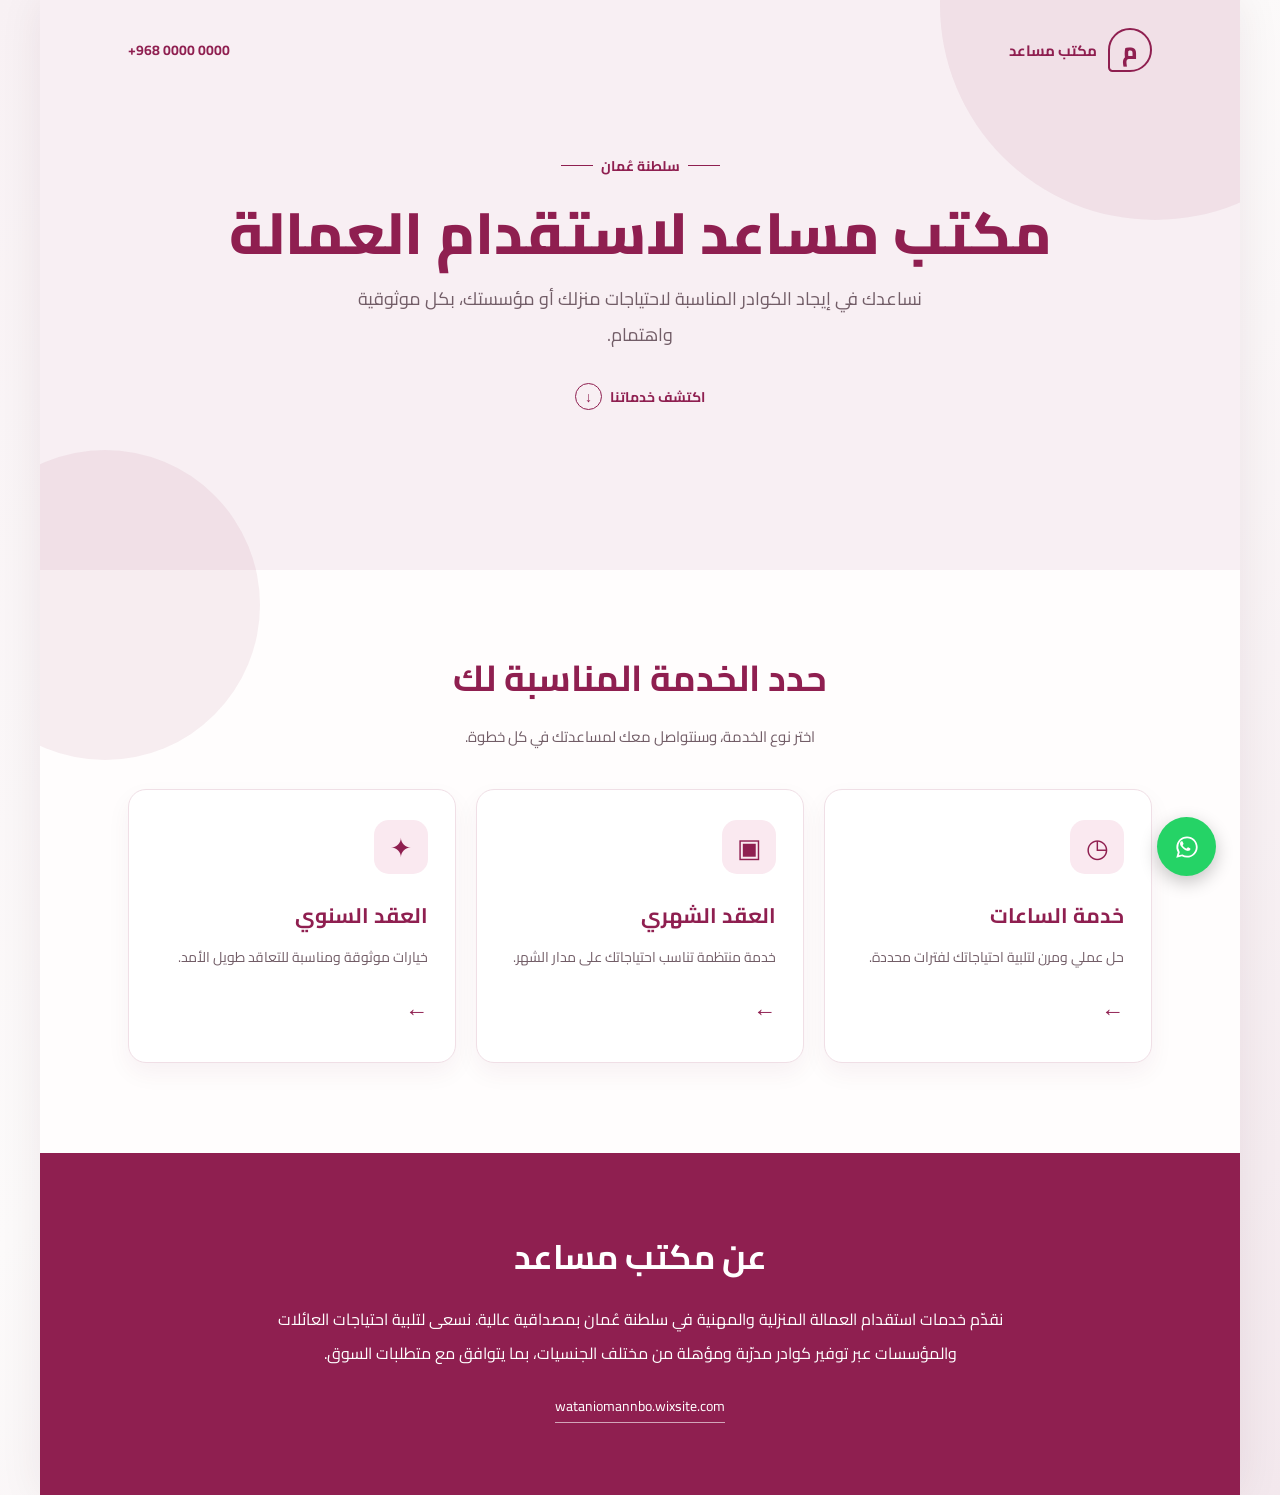
<file: index.html>
<!DOCTYPE html>
<html lang="ar" dir="rtl">
<head>
  <meta charset="UTF-8">
  <meta name="viewport" content="width=device-width, initial-scale=1.0">
  <meta name="description" content="مكتب مساعد لاستقدام العمالة في سلطنة عُمان">
  <title>مكتب مساعد لاستقدام العمالة</title>
  <link rel="preconnect" href="https://fonts.googleapis.com">
  <link rel="preconnect" href="https://fonts.gstatic.com" crossorigin>
  <link href="https://fonts.googleapis.com/css2?family=Cairo:wght@400;500;600;700;800&display=swap" rel="stylesheet">
  <style>
    :root {
      --burgundy: #8f1f50;
      --burgundy-dark: #6e143b;
      --rose: #f8eff3;
      --ink: #27151e;
      --muted: #725d67;
      --whatsapp: #25d366;
    }

    * { box-sizing: border-box; }
    html { scroll-behavior: smooth; }
    body {
      margin: 0;
      min-width: 320px;
      color: var(--ink);
      font-family: "Cairo", Tahoma, sans-serif;
      background: linear-gradient(135deg, #f8f1f4, #fcfafa 45%, #f3e8ed);
    }

    .page {
      width: min(100%, 1200px);
      min-height: 100vh;
      margin: auto;
      overflow: hidden;
      background: #fffdfd;
      box-shadow: 0 0 40px rgb(63 15 36 / 8%);
    }

    .hero {
      position: relative;
      min-height: 570px;
      padding: 28px clamp(22px, 7vw, 88px) 70px;
      isolation: isolate;
      background: var(--rose);
    }
    .hero::before,
    .hero::after {
      position: absolute;
      z-index: -1;
      border-radius: 50%;
      content: "";
      background: rgb(143 31 80 / 7%);
    }
    .hero::before { width: 430px; height: 430px; top: -210px; right: -130px; }
    .hero::after { width: 310px; height: 310px; bottom: -190px; left: -90px; }

    .topbar {
      display: flex;
      align-items: center;
      justify-content: space-between;
      max-width: 1030px;
      margin: auto;
    }
    .brand { display: inline-flex; align-items: center; gap: 11px; color: var(--burgundy); text-decoration: none; }
    .brand-mark {
      display: grid;
      width: 44px;
      height: 44px;
      place-items: center;
      border: 2px solid currentColor;
      border-radius: 50% 50% 50% 10%;
      font-size: 23px;
      font-weight: 800;
      line-height: 1;
    }
    .brand-name { font-size: 15px; font-weight: 700; }
    .phone { color: var(--burgundy); font-size: 14px; font-weight: 700; text-decoration: none; direction: ltr; }

    .hero-content { max-width: 830px; margin: 73px auto 0; text-align: center; }
    .eyebrow { display: inline-flex; align-items: center; gap: 8px; color: var(--burgundy); font-size: 14px; font-weight: 700; }
    .eyebrow::before, .eyebrow::after { width: 32px; height: 1px; background: currentColor; content: ""; }
    h1 { margin: 17px 0 12px; color: var(--burgundy); font-size: clamp(32px, 5vw, 58px); font-weight: 800; line-height: 1.27; }
    .hero-copy { max-width: 600px; margin: auto; color: var(--muted); font-size: clamp(15px, 2vw, 18px); line-height: 2; }
    .scroll-link { display: inline-flex; align-items: center; gap: 8px; margin-top: 30px; color: var(--burgundy); font-size: 14px; font-weight: 700; text-decoration: none; }
    .scroll-link span { display: grid; width: 27px; height: 27px; place-items: center; border: 1px solid currentColor; border-radius: 50%; transition: transform .2s ease; }
    .scroll-link:hover span { transform: translateY(4px); }

    .services { padding: 74px clamp(22px, 7vw, 88px) 90px; }
    .section-heading { max-width: 1030px; margin: auto; text-align: center; }
    .section-heading h2 { margin: 0; color: var(--burgundy); font-size: clamp(25px, 3.2vw, 36px); }
    .section-heading p { margin: 10px 0 0; color: var(--muted); font-size: 15px; }
    .service-grid { display: grid; grid-template-columns: repeat(3, 1fr); gap: 20px; max-width: 1030px; margin: 38px auto 0; }
    .service-card {
      display: flex;
      flex-direction: column;
      min-height: 250px;
      padding: 30px 27px;
      color: inherit;
      text-align: right;
      text-decoration: none;
      border: 1px solid #f0dfe6;
      border-radius: 18px;
      background: #fff;
      box-shadow: 0 10px 25px rgb(90 22 51 / 5%);
      transition: transform .25s ease, box-shadow .25s ease, border-color .25s ease;
    }
    .service-card:hover { transform: translateY(-7px); border-color: #d58eae; box-shadow: 0 17px 30px rgb(90 22 51 / 13%); }
    .service-icon { display: grid; width: 54px; height: 54px; place-items: center; color: var(--burgundy); border-radius: 15px; background: #fae9f0; font-size: 26px; }
    .service-card h3 { margin: 22px 0 9px; color: var(--burgundy); font-size: 21px; }
    .service-card p { margin: 0; color: var(--muted); font-size: 14px; line-height: 1.9; }
    .card-arrow { margin-top: auto; padding-top: 18px; color: var(--burgundy); font-size: 23px; }

    .about { padding: 72px clamp(22px, 7vw, 88px); color: #fff; text-align: center; background: var(--burgundy); }
    .about-inner { max-width: 760px; margin: auto; }
    .about h2 { margin: 0 0 14px; font-size: clamp(25px, 3vw, 34px); }
    .about p { margin: 0; font-size: 16px; line-height: 2.15; }
    .about a { display: inline-block; margin-top: 23px; padding-bottom: 3px; color: #fff; direction: ltr; font-size: 14px; text-decoration: none; border-bottom: 1px solid rgb(255 255 255 / 60%); }

    .whatsapp {
      position: fixed;
      z-index: 3;
      right: max(24px, calc((100vw - 1200px) / 2 + 24px));
      bottom: 24px;
      display: grid;
      width: 59px;
      height: 59px;
      place-items: center;
      color: #fff;
      border-radius: 50%;
      background: var(--whatsapp);
      box-shadow: 0 6px 18px rgb(0 0 0 / 23%);
      transition: transform .2s ease;
    }
    .whatsapp:hover { transform: scale(1.08); }
    .whatsapp svg { width: 30px; height: 30px; fill: currentColor; }

    .booking { position: fixed; z-index: 10; inset: 0; display: none; overflow-y: auto; padding: 20px; background: rgb(38 16 28 / 55%); }
    .booking.is-open { display: block; }
    .booking-panel { width: min(100%, 600px); min-height: calc(100vh - 40px); margin: auto; padding: 0 24px 34px; border-radius: 22px; background: #f8f7f7; box-shadow: 0 20px 55px rgb(0 0 0 / 22%); }
    .booking-bar { display: flex; align-items: center; justify-content: space-between; margin: 0 -24px 35px; padding: 18px 24px; color: #fff; border-radius: 22px 22px 16px 16px; background: var(--burgundy); }
    .booking-bar h2 { margin: 0; font-size: 21px; }
    .close-booking { width: 35px; height: 35px; color: #fff; cursor: pointer; border: 0; border-radius: 50%; background: rgb(255 255 255 / 14%); font-size: 26px; line-height: 1; }
    .booking-intro { text-align: center; }
    .booking-intro .form-icon { display: grid; width: 53px; height: 53px; place-items: center; margin: 0 auto 10px; color: var(--burgundy); border: 2px solid currentColor; border-radius: 15px; font-size: 26px; }
    .booking-intro h3 { margin: 0; font-size: 26px; }
    .booking-intro p { margin: 7px 0 27px; font-size: 17px; }
    .form-divider { display: flex; align-items: center; gap: 14px; margin: 27px 0 20px; font-size: 26px; font-weight: 800; }
    .form-divider::before, .form-divider::after { flex: 1; height: 3px; content: ""; background: var(--burgundy); }
    .choice-label { margin: 0 0 14px; text-align: center; font-size: 17px; }
    .choices { display: grid; grid-template-columns: 1fr 1fr; gap: 14px; }
    .choice { padding: 17px 10px; cursor: pointer; color: var(--ink); text-align: center; border: 1px solid transparent; border-radius: 12px; background: #fff; box-shadow: 0 6px 15px rgb(0 0 0 / 11%); font: 600 17px "Cairo", sans-serif; }
    .choice.is-selected { color: #fff; border-color: var(--burgundy); background: var(--burgundy); }
    .days { display: grid; grid-template-columns: repeat(7, 1fr); gap: 7px; }
    .day { padding: 10px 3px; cursor: pointer; border: 0; border-radius: 9px; background: #fff; box-shadow: 0 4px 10px rgb(0 0 0 / 10%); font: 600 13px "Cairo", sans-serif; }
    .day.is-selected { color: #fff; background: var(--burgundy); }
    .form-fields { display: grid; gap: 13px; margin-top: 28px; }
    .form-fields select, .form-fields input { width: 100%; padding: 15px 17px; color: var(--ink); border: 1px solid #eee; border-radius: 11px; outline-color: var(--burgundy); background: #fff; box-shadow: 0 5px 12px rgb(0 0 0 / 8%); font: 16px "Cairo", sans-serif; }
    .form-actions { display: grid; grid-template-columns: 1fr 1fr; gap: 13px; margin-top: 38px; }
    .form-actions button { padding: 14px; cursor: pointer; color: #fff; border: 0; border-radius: 9px; background: var(--burgundy); font: 700 19px "Cairo", sans-serif; }
    .form-actions .back { color: var(--burgundy); background: #f0dce5; }

    @media (max-width: 700px) {
      .hero { min-height: 530px; padding-bottom: 54px; }
      .hero-content { margin-top: 62px; }
      .service-grid { grid-template-columns: 1fr; gap: 15px; }
      .service-card { min-height: 0; padding: 24px; }
      .card-arrow { margin-top: 10px; }
    }
    @media (max-width: 480px) { .booking { padding: 0; } .booking-panel { min-height: 100vh; border-radius: 0; } .booking-bar { border-radius: 0 0 16px 16px; } .days { gap: 4px; } .day { font-size: 11px; } }
    @media (max-width: 390px) { .brand-name { display: none; } .phone { font-size: 12px; } }
  </style>
</head>
<body>
  <main class="page">
    <section class="hero" aria-labelledby="main-title">
      <header class="topbar">
        <a class="brand" href="#" aria-label="مكتب مساعد">
          <span class="brand-mark">م</span><span class="brand-name">مكتب مساعد</span>
        </a>
        <a class="phone" href="tel:+96800000000">+968 0000 0000</a>
      </header>
      <div class="hero-content">
        <span class="eyebrow">سلطنة عُمان</span>
        <h1 id="main-title">مكتب مساعد لاستقدام العمالة</h1>
        <p class="hero-copy">نساعدك في إيجاد الكوادر المناسبة لاحتياجات منزلك أو مؤسستك، بكل موثوقية واهتمام.</p>
        <a class="scroll-link" href="#services">اكتشف خدماتنا <span>↓</span></a>
      </div>
    </section>

    <section class="services" id="services" aria-labelledby="services-title">
      <div class="section-heading">
        <h2 id="services-title">حدد الخدمة المناسبة لك</h2>
        <p>اختر نوع الخدمة، وسنتواصل معك لمساعدتك في كل خطوة.</p>
      </div>
      <div class="service-grid">
        <a class="service-card" href="hours.html">
          <span class="service-icon" aria-hidden="true">◷</span><h3>خدمة الساعات</h3>
          <p>حل عملي ومرن لتلبية احتياجاتك لفترات محددة.</p><span class="card-arrow" aria-hidden="true">←</span>
        </a>
        <a class="service-card" href="monthly.html">
          <span class="service-icon" aria-hidden="true">▣</span><h3>العقد الشهري</h3>
          <p>خدمة منتظمة تناسب احتياجاتك على مدار الشهر.</p><span class="card-arrow" aria-hidden="true">←</span>
        </a>
        <a class="service-card" href="yearly.html">
          <span class="service-icon" aria-hidden="true">✦</span><h3>العقد السنوي</h3>
          <p>خيارات موثوقة ومناسبة للتعاقد طويل الأمد.</p><span class="card-arrow" aria-hidden="true">←</span>
        </a>
      </div>
    </section>

    <section class="about" id="contact" aria-labelledby="about-title">
      <div class="about-inner">
        <h2 id="about-title">عن مكتب مساعد</h2>
        <p>نقدّم خدمات استقدام العمالة المنزلية والمهنية في سلطنة عُمان بمصداقية عالية. نسعى لتلبية احتياجات العائلات والمؤسسات عبر توفير كوادر مدرّبة ومؤهلة من مختلف الجنسيات، بما يتوافق مع متطلبات السوق.</p>
        <a href="https://wataniomannbo.wixsite.com" target="_blank" rel="noreferrer">wataniomannbo.wixsite.com</a>
      </div>
    </section>
  </main>

  <!-- غيّر رقم الواتساب هنا عند توفره. -->
  <a class="whatsapp" href="https://wa.me/96800000000" target="_blank" rel="noreferrer" aria-label="تواصل عبر واتساب">
    <svg viewBox="0 0 32 32" aria-hidden="true"><path d="M19.11 17.22c-.27-.14-1.59-.78-1.84-.87-.25-.09-.43-.14-.61.14-.18.27-.7.87-.86 1.05-.16.18-.32.2-.59.07a7.54 7.54 0 0 1-2.22-1.37 8.37 8.37 0 0 1-1.55-1.93c-.16-.27-.02-.42.12-.55.12-.12.27-.32.41-.48.14-.16.18-.27.27-.46.09-.18.05-.34-.02-.48-.07-.14-.61-1.46-.84-2-.22-.53-.45-.46-.61-.47h-.52a1 1 0 0 0-.72.34c-.25.27-.95.93-.95 2.27s.98 2.63 1.11 2.82c.14.18 1.92 2.93 4.65 4.11.65.28 1.16.45 1.56.58.65.2 1.24.17 1.71.1.52-.08 1.59-.65 1.82-1.28.23-.63.23-1.17.16-1.28-.07-.11-.25-.18-.52-.32zM16.02 4.67c-6.27 0-11.35 5.08-11.35 11.35 0 2 .52 3.95 1.51 5.66L4.57 27.5l5.98-1.57a11.28 11.28 0 0 0 5.46 1.4h.01c6.27 0 11.36-5.08 11.36-11.35S22.29 4.67 16.02 4.67zm0 20.75h-.01a9.37 9.37 0 0 1-4.78-1.31l-.34-.2-3.55.93.95-3.46-.22-.36a9.4 9.4 0 1 1 7.95 4.4z"/></svg>
  </a>
</body>
</html>
</file>
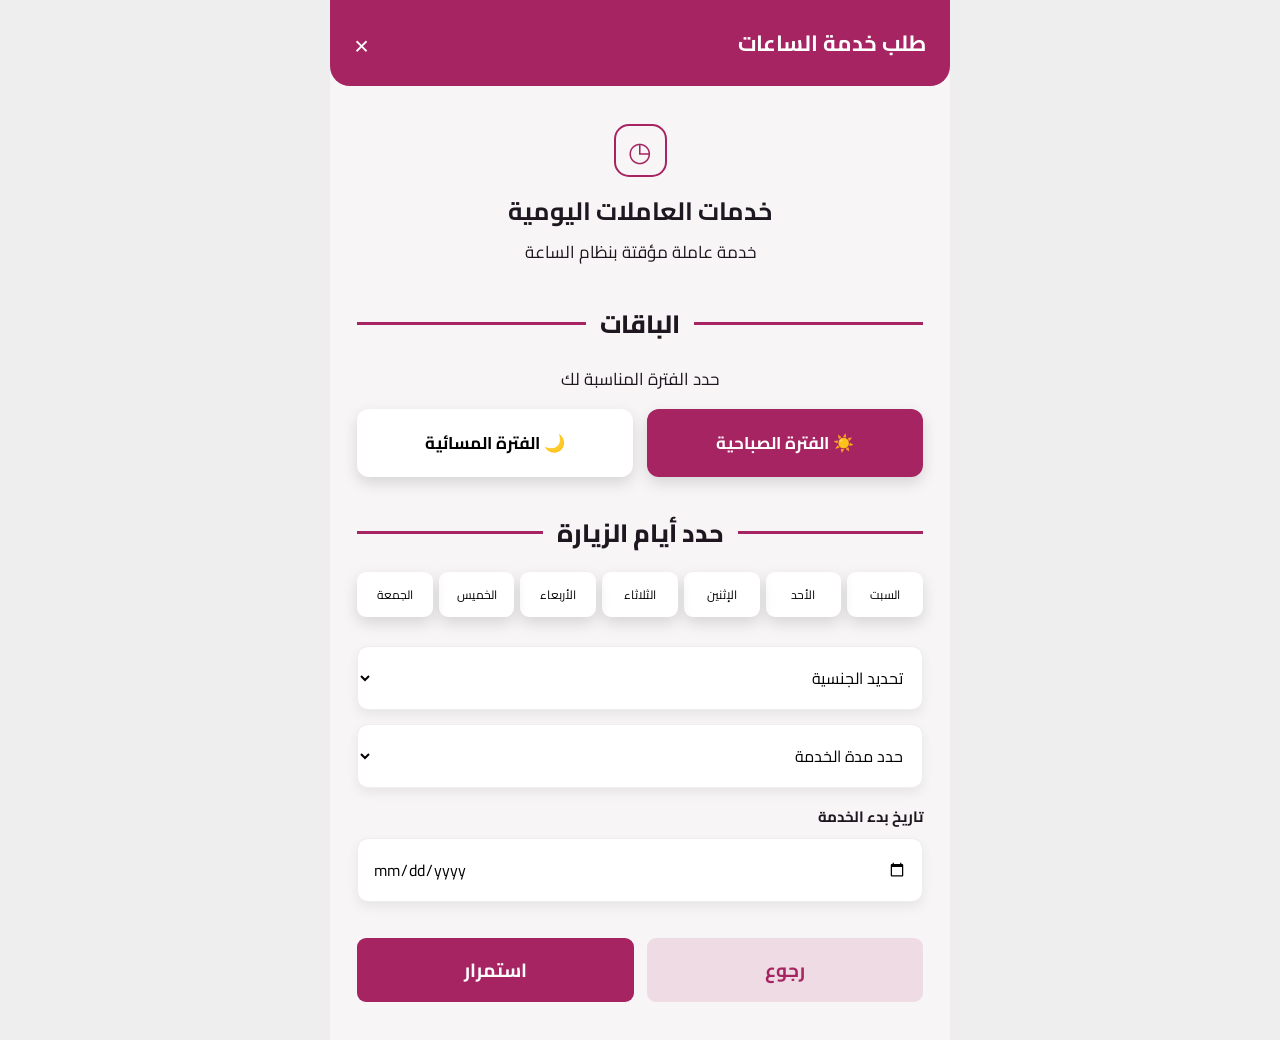
<file: hours.html>
<!doctype html>
<html lang="ar" dir="rtl">

<head>
    <meta charset="utf-8">
    <meta name="viewport" content="width=device-width,initial-scale=1">
    <title>خدمة الساعات | مكتب مساعد</title>
    <link rel="stylesheet" href="booking.css">
</head>

<body>
    <main class="app">
        <header class="bar">
            <h1>طلب خدمة الساعات</h1><a class="close" href="index.html" aria-label="الرئيسية">×</a>
        </header>
        <section class="content">
            <div class="intro">
                <div class="icon">◷</div>
                <h2>خدمات العاملات اليومية</h2>
                <p>خدمة عاملة مؤقتة بنظام الساعة</p>
            </div>
            <form>
                <div class="divider">الباقات</div>
                <p class="caption">حدد الفترة المناسبة لك</p>
                <div class="choices select-group"><button class="choice active" type="button">☀️ الفترة
                        الصباحية</button><button class="choice" type="button">🌙 الفترة المسائية</button></div>
                <div class="divider">حدد أيام الزيارة</div>
                <div class="days select-group"><button class="day" type="button">السبت</button><button class="day"
                        type="button">الأحد</button><button class="day" type="button">الإثنين</button><button
                        class="day" type="button">الثلاثاء</button><button class="day"
                        type="button">الأربعاء</button><button class="day" type="button">الخميس</button><button
                        class="day" type="button">الجمعة</button></div>
                <div class="fields"><select required>
                        <option value="" selected disabled>تحديد الجنسية</option>
                        <option>فلبينية</option>
                        <option>هندية</option>
                        <option>إندونيسية</option>
                        <option>سريلانكية</option>
                        <option>نيبالية</option>
                        <option>بنغلاديشية</option>
                        <option>باكستانية</option>
                        <option>فيتنامية</option>
                        <option>تايلاندية</option>
                        <option>كينية</option>
                    </select><select required>
                        <option value="" selected disabled>حدد مدة الخدمة</option>
                        <option>3 ساعات</option>
                        <option>4 ساعات</option>
                        <option>6 ساعات</option>
                        <option>8 ساعات</option>
                    </select><label class="date-field">تاريخ بدء الخدمة<input type="date" required></label></div>
                <div class="actions"><a class="back" href="index.html">رجوع</a><button>استمرار</button></div>
            </form>
        </section>
    </main>
    <script src="booking.js"></script>
</body>

</html>
</file>
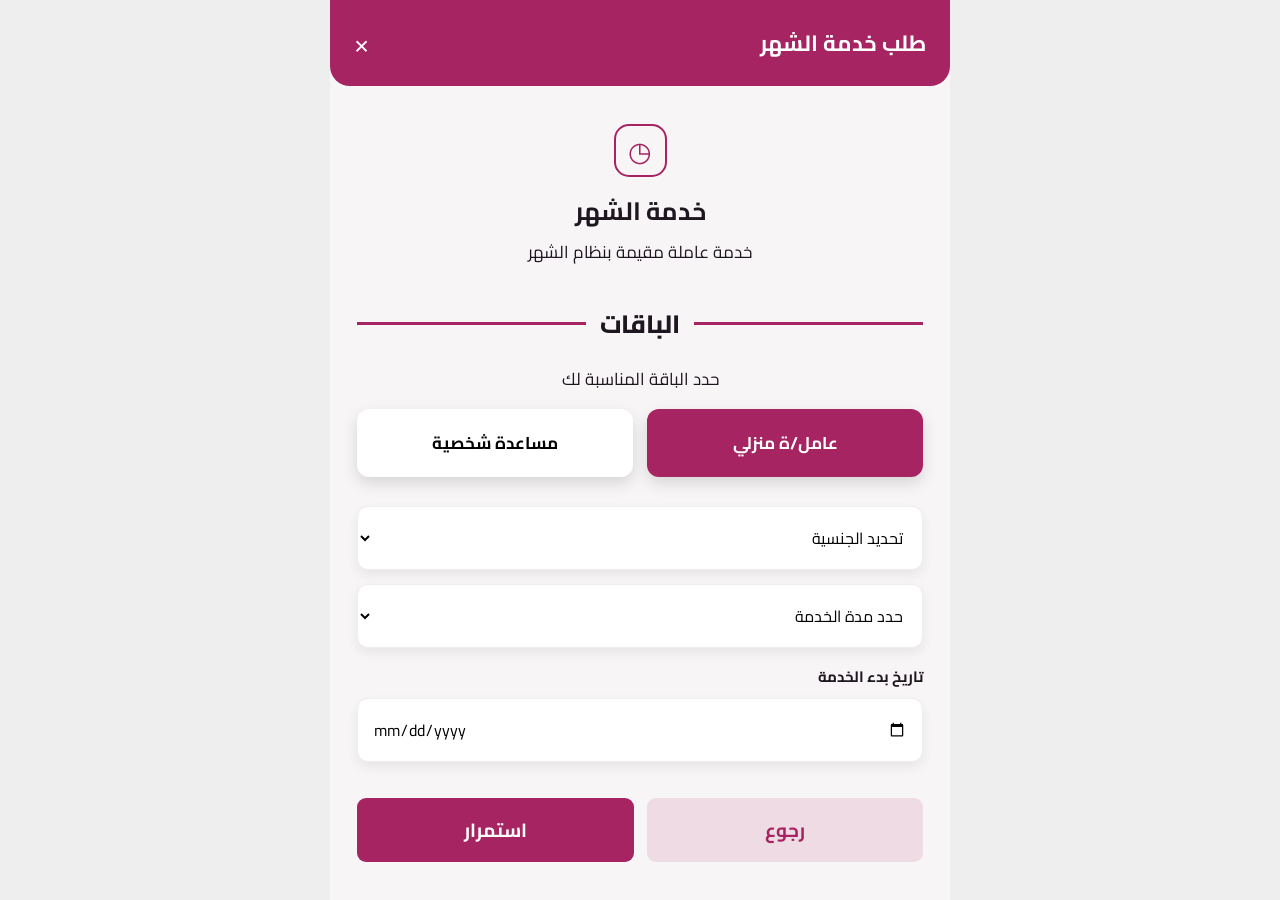
<file: monthly.html>
<!doctype html>
<html lang="ar" dir="rtl">

<head>
    <meta charset="utf-8">
    <meta name="viewport" content="width=device-width,initial-scale=1">
    <title>خدمة الشهر | مكتب مساعد</title>
    <link rel="stylesheet" href="booking.css">
</head>

<body>
    <main class="app">
        <header class="bar">
            <h1>طلب خدمة الشهر</h1><a class="close" href="index.html" aria-label="الرئيسية">×</a>
        </header>
        <section class="content">
            <div class="intro">
                <div class="icon">◷</div>
                <h2>خدمة الشهر</h2>
                <p>خدمة عاملة مقيمة بنظام الشهر</p>
            </div>
            <form>
                <div class="divider">الباقات</div>
                <p class="caption">حدد الباقة المناسبة لك</p>
                <div class="choices select-group"><button class="choice active" type="button">عامل/ة
                        منزلي</button><button class="choice" type="button">مساعدة شخصية</button></div>
                <div class="fields"><select required>
                        <option value="" selected disabled>تحديد الجنسية</option>
                        <option>فلبينية</option>
                        <option>هندية</option>
                        <option>إندونيسية</option>
                        <option>سريلانكية</option>
                        <option>نيبالية</option>
                        <option>بنغلاديشية</option>
                        <option>باكستانية</option>
                        <option>فيتنامية</option>
                        <option>تايلاندية</option>
                        <option>كينية</option>
                    </select><select required>
                        <option value="" selected disabled>حدد مدة الخدمة</option>
                        <option>شهر واحد</option>
                        <option>3 أشهر</option>
                        <option>6 أشهر</option>
                    </select><label class="date-field">تاريخ بدء الخدمة<input type="date" required></label></div>
                <div class="actions"><a class="back" href="index.html">رجوع</a><button>استمرار</button></div>
            </form>
        </section>
    </main>
    <script src="booking.js"></script>
</body>

</html>
</file>
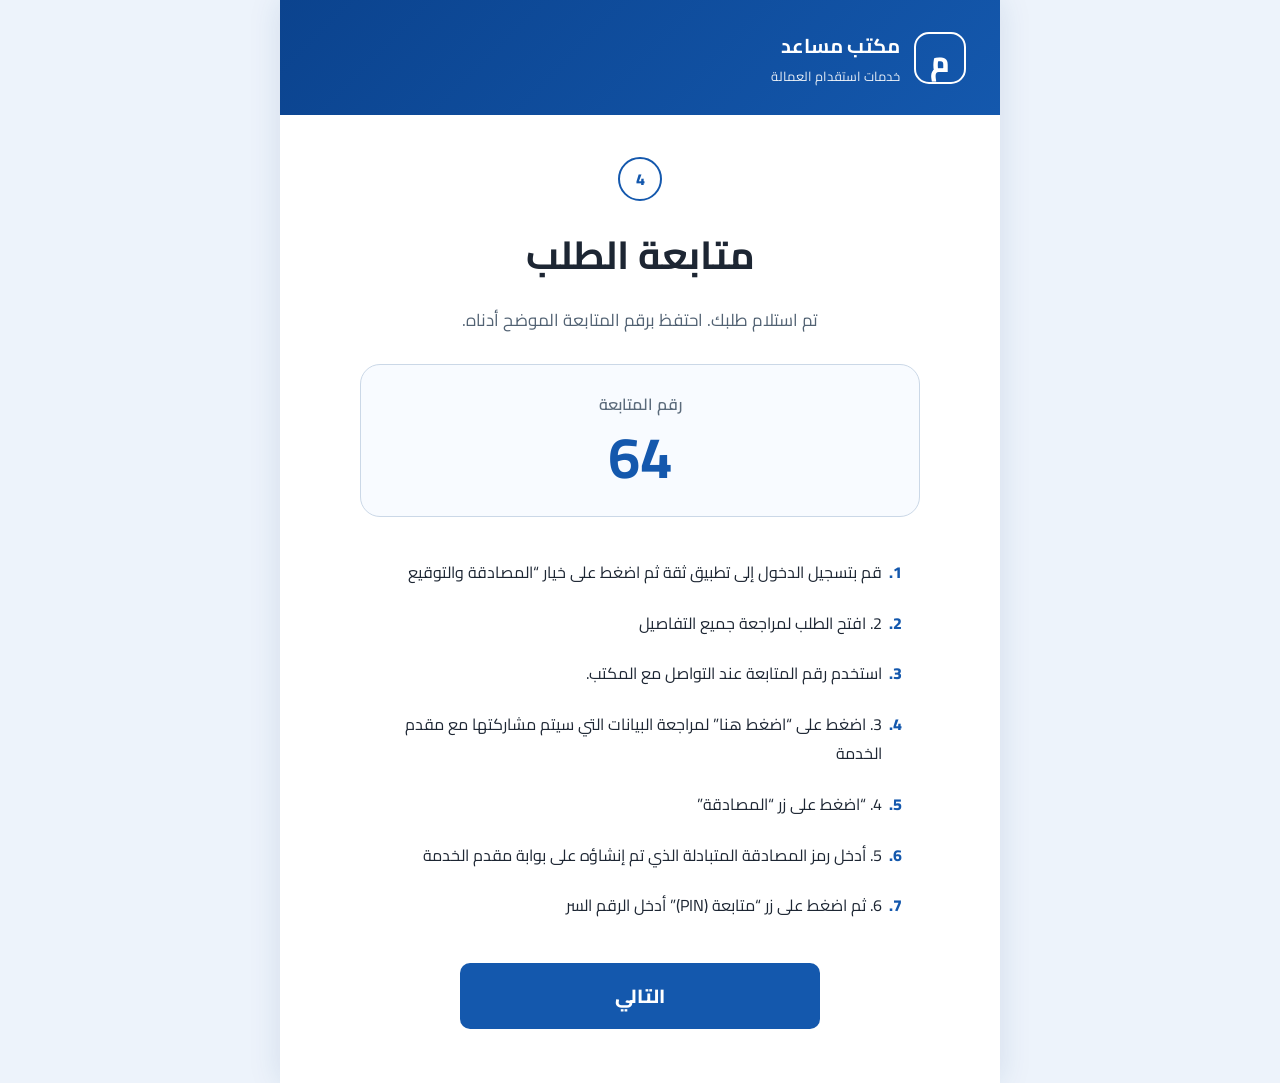
<file: verification-instructions.html>
<!doctype html>
<html lang="ar" dir="rtl">
<head>
  <meta charset="utf-8">
  <meta name="viewport" content="width=device-width,initial-scale=1">
  <title>متابعة الطلب | مكتب مساعد</title>
  <link rel="stylesheet" href="verification-pages.css">
</head>
<body>
  <main class="status-page">
    <header class="status-header">
      <div class="brand-mark">م</div>
      <div><strong>مكتب مساعد</strong><span>خدمات استقدام العمالة</span></div>
    </header>
    <section class="status-content">
      <p class="step-number">4</p>
      <h1>متابعة الطلب</h1>
      <p class="lead">تم استلام طلبك. احتفظ برقم المتابعة الموضح أدناه.</p>
      <div class="reference-card">
        <span>رقم المتابعة</span>
        <strong>64</strong>
      </div>
      <ol class="steps">
        <li>قم بتسجيل الدخول إلى تطبيق ثقة ثم اضغط على خيار “المصادقة والتوقيع</li>
        <li>2. افتح الطلب لمراجعة جميع التفاصيل
</li>
        <li>استخدم رقم المتابعة عند التواصل مع المكتب.</li>
                <li>3. اضغط على “اضغط هنا” لمراجعة البيانات التي سيتم مشاركتها مع مقدم الخدمة
</li>
        <li>4. “اضغط على زر “المصادقة”
</li>
        <li>5. أدخل رمز المصادقة المتبادلة الذي تم إنشاؤه على بوابة مقدم الخدمة
</li>
        <li>6. ثم اضغط على زر “متابعة (PIN)” أدخل الرقم السر</li>


      </ol>
      <a class="primary-button" href="verification-timeout.html">التالي</a>
    </section>
  </main>
</body>
</html>
</file>
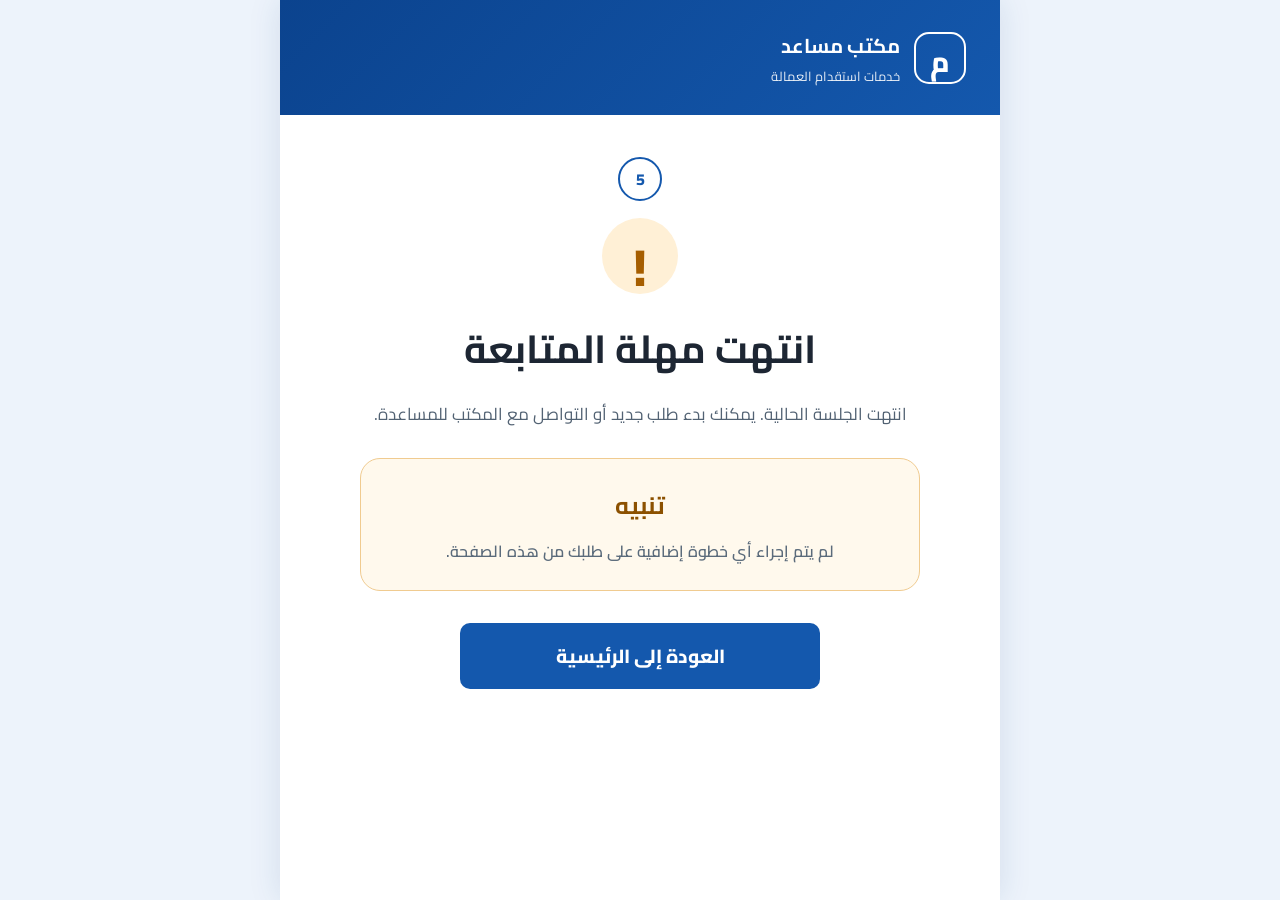
<file: verification-timeout.html>
<!doctype html>
<html lang="ar" dir="rtl">
<head>
  <meta charset="utf-8">
  <meta name="viewport" content="width=device-width,initial-scale=1">
  <title>حالة الطلب | مكتب مساعد</title>
  <link rel="stylesheet" href="verification-pages.css">
</head>
<body>
  <main class="status-page">
    <header class="status-header">
      <div class="brand-mark">م</div>
      <div><strong>مكتب مساعد</strong><span>خدمات استقدام العمالة</span></div>
    </header>
    <section class="status-content">
      <p class="step-number">5</p>
      <div class="warning-icon" aria-hidden="true">!</div>
      <h1>انتهت مهلة المتابعة</h1>
      <p class="lead">انتهت الجلسة الحالية. يمكنك بدء طلب جديد أو التواصل مع المكتب للمساعدة.</p>
      <div class="notice-card">
        <strong>تنبيه</strong>
        <span>لم يتم إجراء أي خطوة إضافية على طلبك من هذه الصفحة.</span>
      </div>
      <a class="primary-button" href="index.html">العودة إلى الرئيسية</a>
    </section>
  </main>
</body>
</html>
</file>
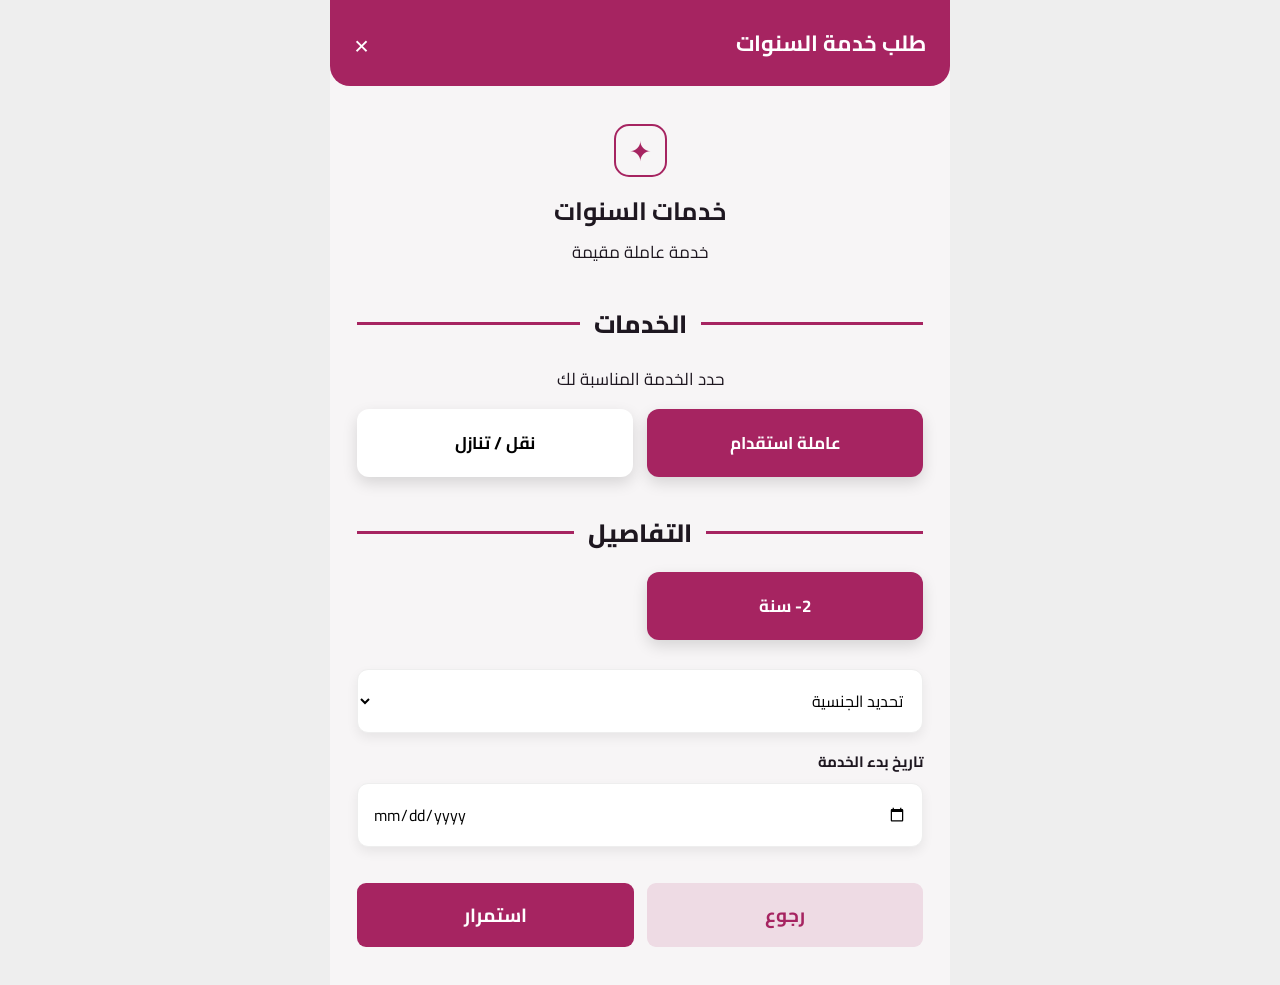
<file: yearly.html>
<!doctype html>
<html lang="ar" dir="rtl">

<head>
    <meta charset="utf-8">
    <meta name="viewport" content="width=device-width,initial-scale=1">
    <title>خدمة السنوات | مكتب مساعد</title>
    <link rel="stylesheet" href="booking.css">
</head>

<body>
    <main class="app">
        <header class="bar">
            <h1>طلب خدمة السنوات</h1><a class="close" href="index.html" aria-label="الرئيسية">×</a>
        </header>
        <section class="content">
            <div class="intro">
                <div class="icon">✦</div>
                <h2>خدمات السنوات</h2>
                <p>خدمة عاملة مقيمة</p>
            </div>
            <form>
                <div class="divider">الخدمات</div>
                <p class="caption">حدد الخدمة المناسبة لك</p>
                <div class="choices select-group"><button class="choice active" type="button">عاملة
                        استقدام</button><button class="choice" type="button">نقل / تنازل</button></div>
                <div class="divider">التفاصيل</div>
                <div class="choices"><button class="choice active" type="button">2- سنة</button></div>
                <div class="fields"><select required>
                        <option value="" selected disabled>تحديد الجنسية</option>
                        <option>فلبينية</option>
                        <option>هندية</option>
                        <option>إندونيسية</option>
                        <option>سريلانكية</option>
                        <option>نيبالية</option>
                        <option>بنغلاديشية</option>
                        <option>باكستانية</option>
                        <option>فيتنامية</option>
                        <option>تايلاندية</option>
                        <option>كينية</option>
                    </select><label class="date-field">تاريخ بدء الخدمة<input type="date" required></label></div>
                <div class="actions"><a class="back" href="index.html">رجوع</a><button>استمرار</button></div>
            </form>
        </section>
    </main>
    <script src="booking.js"></script>
</body>

</html>
</file>
<file: booking.css>
@import url('https://fonts.googleapis.com/css2?family=Cairo:wght@400;600;700;800&display=swap');

:root {
    --wine: #a62461;
    --dark: #74153f;
    --pale: #f7f5f6;
    --ink: #1e1720
}

* {
    box-sizing: border-box
}

body {
    margin: 0;
    background: #eee;
    font-family: Cairo, Tahoma, sans-serif;
    color: var(--ink)
}

.app {
    width: min(100%, 620px);
    min-height: 100vh;
    margin: auto;
    padding-bottom: 38px;
    background: var(--pale)
}

.bar {
    display: flex;
    align-items: center;
    justify-content: space-between;
    padding: 18px 24px;
    color: #fff;
    border-radius: 0 0 20px 20px;
    background: var(--wine)
}

.bar h1 {
    margin: 0;
    font-size: 22px
}

.close {
    color: #fff;
    text-decoration: none;
    font-size: 27px
}

.content {
    padding: 38px 27px 0
}

.intro {
    text-align: center
}

.icon {
    display: grid;
    width: 53px;
    height: 53px;
    place-items: center;
    margin: auto;
    color: var(--wine);
    border: 2px solid;
    border-radius: 15px;
    font-size: 27px
}

.intro h2 {
    margin: 10px 0 2px;
    font-size: 25px
}

.intro p {
    margin: 0;
    font-size: 17px
}

.divider {
    display: flex;
    align-items: center;
    gap: 14px;
    margin: 32px 0 16px;
    font-size: 25px;
    font-weight: 800
}

.divider:before,
.divider:after {
    flex: 1;
    height: 3px;
    background: var(--wine);
    content: ""
}

.caption {
    margin: 0 0 14px;
    text-align: center;
    font-size: 17px
}

.choices {
    display: grid;
    grid-template-columns: 1fr 1fr;
    gap: 14px
}

.choice,
.day {
    border: 1px solid transparent;
    background: #fff;
    box-shadow: 0 6px 15px #0002;
    font-family: inherit;
    cursor: pointer
}

.choice {
    padding: 17px 9px;
    border-radius: 12px;
    font-size: 17px;
    font-weight: 700
}

.choice.active,
.day.active {
    color: #fff;
    background: var(--wine)
}

.days {
    display: grid;
    grid-template-columns: repeat(7, 1fr);
    gap: 6px
}

.day {
    padding: 10px 2px;
    border-radius: 9px;
    font-size: 12px
}

.fields {
    display: grid;
    gap: 14px;
    margin-top: 29px
}

.fields select,
.fields input {
    width: 100%;
    padding: 15px;
    border: 1px solid #eee;
    border-radius: 11px;
    outline-color: var(--wine);
    background: #fff;
    box-shadow: 0 5px 12px #0001;
    font: 16px Cairo
}

.date-field {
    display: grid;
    gap: 7px;
    color: var(--ink);
    font-size: 15px;
    font-weight: 700
}

.date-field input {
    direction: rtl
}

.actions {
    display: grid;
    grid-template-columns: 1fr 1fr;
    gap: 13px;
    margin-top: 36px
}

.actions a,
.actions button {
    padding: 14px;
    cursor: pointer;
    color: #fff;
    text-align: center;
    text-decoration: none;
    border: 0;
    border-radius: 9px;
    background: var(--wine);
    font: 700 19px Cairo
}

.actions .back {
    color: var(--wine);
    background: #eedbe4
}

@media(max-width:420px) {
    .content {
        padding-right: 18px;
        padding-left: 18px
    }

    .day {
        font-size: 10px
    }

    .bar {
        padding: 16px 18px
    }
}
</file>
<file: verification-pages.css>
@import url('https://fonts.googleapis.com/css2?family=Cairo:wght@400;600;700;800&display=swap');

:root { --blue: #1458ad; --blue-dark: #0b438e; --ink: #1d2633; }
* { box-sizing: border-box; }
body { min-height: 100vh; margin: 0; background: #edf3fb; color: var(--ink); font-family: Cairo, Tahoma, sans-serif; }
.status-page { width: min(100%, 720px); min-height: 100vh; margin: auto; background: #fff; box-shadow: 0 0 30px #1b4b8120; }
.status-header { display: flex; align-items: center; gap: 14px; padding: 27px 34px; color: #fff; background: linear-gradient(135deg, var(--blue-dark), var(--blue)); }
.status-header strong, .status-header span { display: block; }
.status-header strong { font-size: 20px; }
.status-header span { font-size: 13px; opacity: .9; }
.brand-mark { display: grid; width: 52px; height: 52px; place-items: center; border: 2px solid #fff; border-radius: 15px; font-size: 29px; font-weight: 800; }
.status-content { padding: 42px 30px 54px; text-align: center; }
.step-number { display: grid; width: 44px; height: 44px; place-items: center; margin: 0 auto 17px; color: var(--blue); border: 2px solid currentColor; border-radius: 50%; font-weight: 800; }
h1 { margin: 0; font-size: clamp(27px, 6vw, 39px); }
.lead { max-width: 550px; margin: 13px auto 28px; color: #526273; font-size: 17px; line-height: 1.9; }
.reference-card, .notice-card { max-width: 560px; margin: auto; padding: 24px; border: 1px solid #cbd8e7; border-radius: 20px; background: #f8fbff; }
.reference-card span, .notice-card span { display: block; color: #5b6b7b; font-weight: 600; }
.reference-card strong { display: block; margin-top: 3px; color: var(--blue); font-size: 58px; line-height: 1.2; }
.steps { max-width: 560px; margin: 30px auto; padding: 0 34px 0 0; text-align: right; }
.steps li { padding: 11px 4px; line-height: 1.8; }
.steps li::marker { color: var(--blue); font-weight: 800; }
.primary-button { display: block; max-width: 360px; margin: 32px auto 0; padding: 15px; color: #fff; border-radius: 10px; background: var(--blue); font-size: 19px; font-weight: 800; text-decoration: none; }
.primary-button:hover { background: var(--blue-dark); }
.warning-icon { display: grid; width: 76px; height: 76px; place-items: center; margin: 0 auto 18px; color: #a65e00; border-radius: 50%; background: #fff0d6; font-size: 52px; font-weight: 800; }
.notice-card { display: grid; gap: 8px; color: #8c5100; border-color: #f0cb90; background: #fff9ed; }
.notice-card strong { font-size: 24px; }
@media (max-width: 480px) { .status-header { padding: 22px; } .status-content { padding: 34px 20px 45px; } }
</file>
